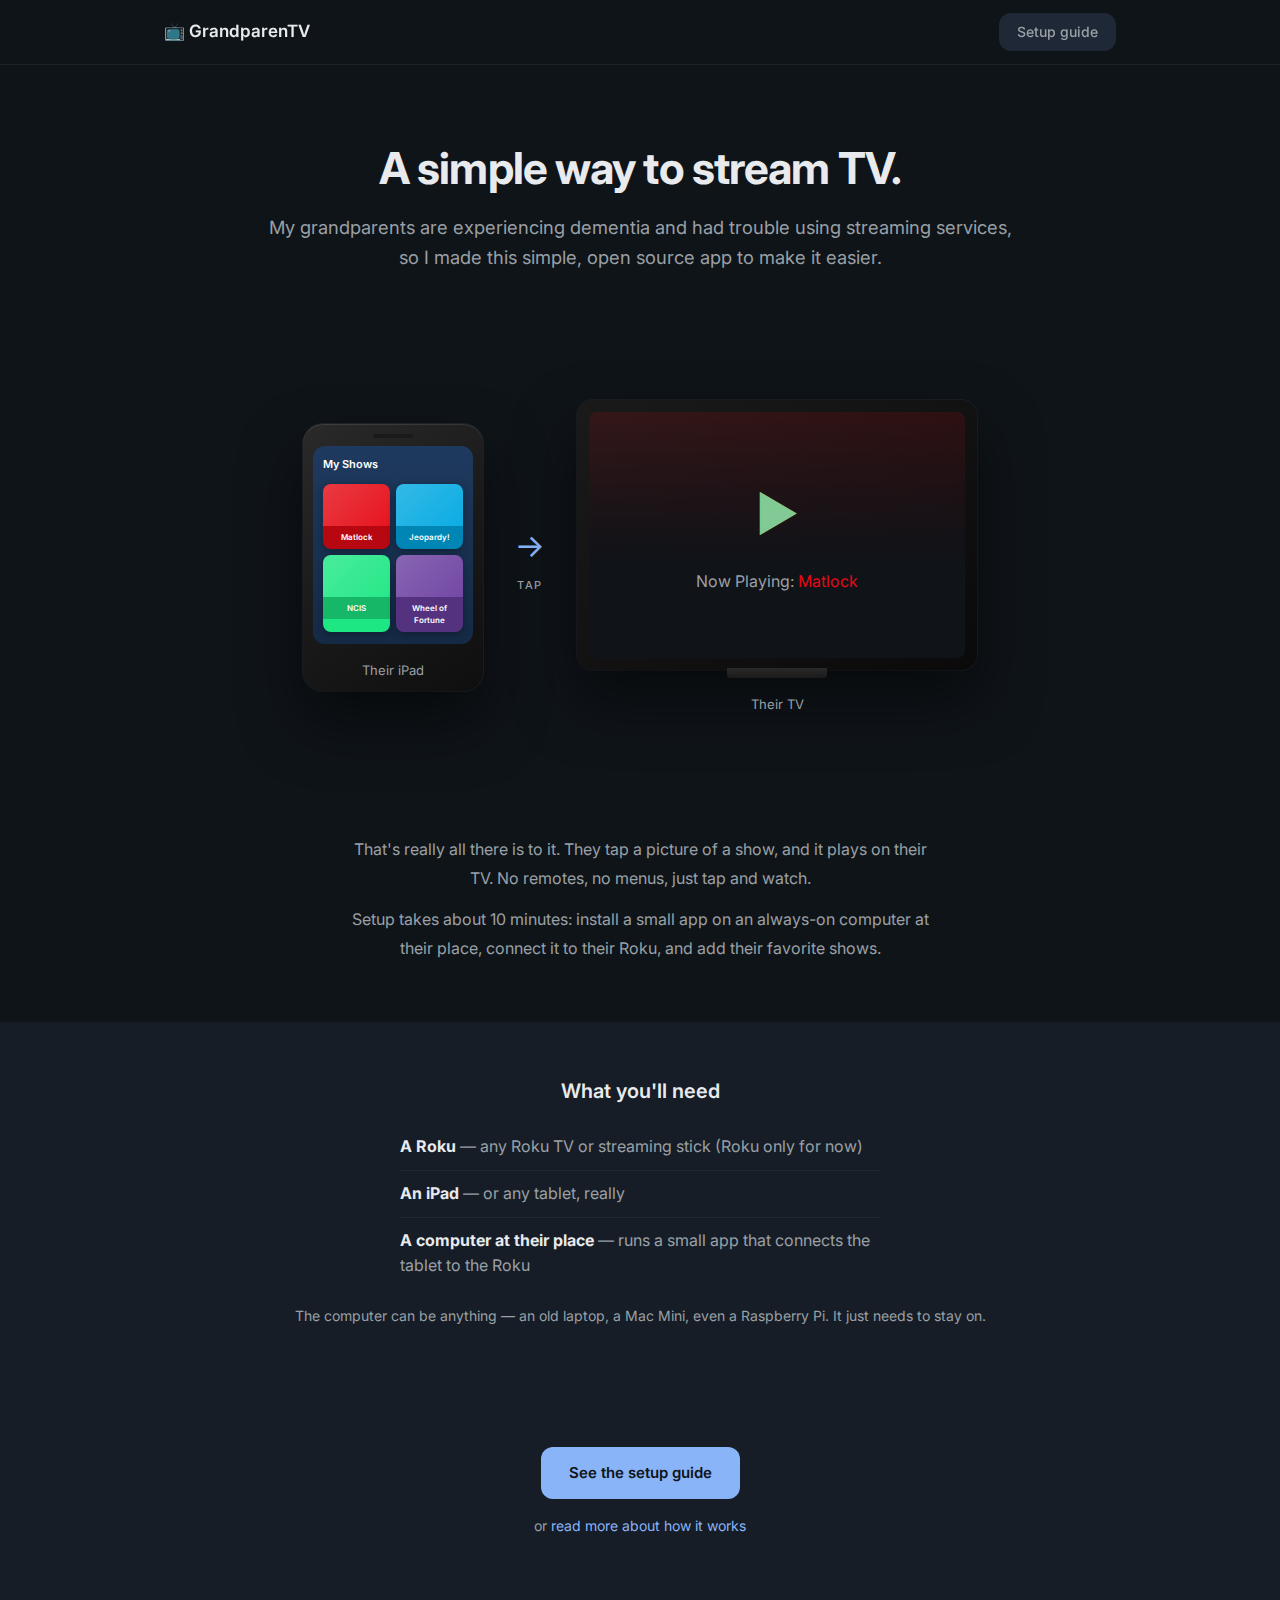
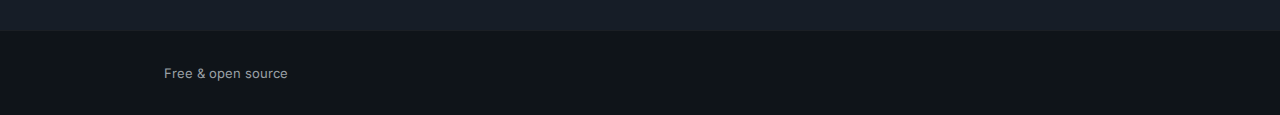
<file: index.html>
<!DOCTYPE html>
<html lang="en">
<head>
  <meta charset="UTF-8">
  <meta name="viewport" content="width=device-width, initial-scale=1.0">
  <title>GrandparenTV</title>
  <meta name="description" content="A simple way for grandparents to watch their favorite shows.">

  <link rel="icon" href="data:image/svg+xml,<svg xmlns='http://www.w3.org/2000/svg' viewBox='0 0 100 100'><text y='.9em' font-size='90'>📺</text></svg>">

  <link rel="preconnect" href="https://fonts.googleapis.com">
  <link rel="preconnect" href="https://fonts.gstatic.com" crossorigin>
  <link href="https://fonts.googleapis.com/css2?family=Inter:wght@400;500;600;700&display=swap" rel="stylesheet">

  <link rel="stylesheet" href="assets/style.css">
</head>
<body>
  <header class="header">
    <div class="container header-inner">
      <a href="/" class="logo">📺 GrandparenTV</a>
      <nav class="nav-links">
        <a href="setup.html" class="nav-cta">Setup guide</a>
      </nav>
    </div>
  </header>

  <main>
    <!-- Hero -->
    <section class="hero">
      <div class="container">
        <h1>A simple way to stream TV.</h1>
        <p class="hero-sub">My grandparents are experiencing dementia and had trouble using streaming services,<br>so I made this simple, open source app to make it easier.</p>
      </div>
    </section>

    <!-- Device Demo -->
    <section class="demo">
      <div class="container">
        <div class="devices">
          <!-- iPad -->
          <div class="ipad-frame">
            <div class="ipad-notch"></div>
            <div class="ipad-screen">
              <div class="app-header">My Shows</div>
              <div class="app-grid">
                <div class="app-tile" style="--bg: #e50914" data-service="netflix">
                  <div class="tile-img"></div>
                  <span>Matlock</span>
                </div>
                <div class="app-tile" style="--bg: #00a8e1" data-service="prime">
                  <div class="tile-img"></div>
                  <span>Jeopardy!</span>
                </div>
                <div class="app-tile" style="--bg: #1ce783" data-service="hulu">
                  <div class="tile-img"></div>
                  <span>NCIS</span>
                </div>
                <div class="app-tile" style="--bg: #6b3fa0" data-service="roku">
                  <div class="tile-img"></div>
                  <span>Wheel of Fortune</span>
                </div>
              </div>
            </div>
            <p class="device-label">Their iPad</p>
          </div>

          <!-- Arrow -->
          <div class="flow-arrow">
            <span class="arrow-icon">→</span>
            <span class="arrow-label">tap</span>
          </div>

          <!-- TV -->
          <div class="tv-frame">
            <div class="tv-screen">
              <div class="tv-content">
                <div class="tv-service"></div>
                <div class="tv-playing">
                  <span class="tv-play">▶</span>
                  <span class="tv-title">Now Playing: <span style="color:#e50914">Matlock</span></span>
                </div>
              </div>
            </div>
            <div class="tv-stand"></div>
            <p class="device-label">Their TV</p>
          </div>
        </div>
      </div>
    </section>

    <!-- Explanation -->
    <section class="explanation">
      <div class="container">
        <p>That's really all there is to it. They tap a picture of a show, and it plays on their TV. No remotes, no menus, just tap and watch.</p>
        <p>Setup takes about 10 minutes: install a small app on an always-on computer at their place, connect it to their Roku, and add their favorite shows.</p>
      </div>
    </section>

    <!-- What you need -->
    <section class="what-you-need">
      <div class="container">
        <h2>What you'll need</h2>
        <ul class="needs-list">
          <li><strong>A Roku</strong> — any Roku TV or streaming stick (Roku only for now)</li>
          <li><strong>An iPad</strong> — or any tablet, really</li>
          <li><strong>A computer at their place</strong> — runs a small app that connects the tablet to the Roku</li>
        </ul>
        <p class="needs-note">The computer can be anything — an old laptop, a Mac Mini, even a Raspberry Pi. It just needs to stay on.</p>
      </div>
    </section>

    <!-- CTA -->
    <section class="cta">
      <div class="container">
        <a href="setup.html" class="btn-primary">See the setup guide</a>
        <p class="cta-note">or <a href="how-it-works.html">read more about how it works</a></p>
      </div>
    </section>
  </main>

  <footer class="footer">
    <div class="container footer-inner">
      <span>Free & open source</span>
    </div>
  </footer>

  <script>
    const tiles = document.querySelectorAll('.app-tile');
    const tvContent = document.querySelector('.tv-content');
    const tvService = document.querySelector('.tv-service');
    const tvPlaying = document.querySelector('.tv-playing');
    const tvTitle = document.querySelector('.tv-title');

    const services = {
      netflix: { name: 'NETFLIX', color: '#e50914' },
      prime: { name: 'prime video', color: '#00a8e1' },
      hulu: { name: 'hulu', color: '#1ce783' },
      roku: { name: 'Roku Channel', color: '#6b3fa0' }
    };

    let isAnimating = false;

    tiles.forEach(tile => {
      tile.addEventListener('click', () => {
        if (isAnimating) return;
        isAnimating = true;

        const showName = tile.querySelector('span').textContent;
        const tileColor = getComputedStyle(tile).getPropertyValue('--bg').trim();
        const service = services[tile.dataset.service];

        // Phase 1: Show service logo
        tvService.innerHTML = '<span style="color:' + service.color + '">' + service.name + '</span>';
        tvService.classList.add('active');
        tvPlaying.classList.add('hidden');
        tvContent.style.background = 'linear-gradient(180deg, ' + service.color + '33 0%, #101318 70%)';

        // Phase 2: Show the playing content
        setTimeout(() => {
          tvService.classList.remove('active');
          tvPlaying.classList.remove('hidden');
          tvContent.style.background = 'linear-gradient(180deg, ' + tileColor + '22 0%, #101318 60%)';
          tvTitle.innerHTML = 'Now Playing: <span style="color:' + tileColor + '">' + showName + '</span>';
          isAnimating = false;
        }, 800);
      });
    });
  </script>
</body>
</html>
</file>
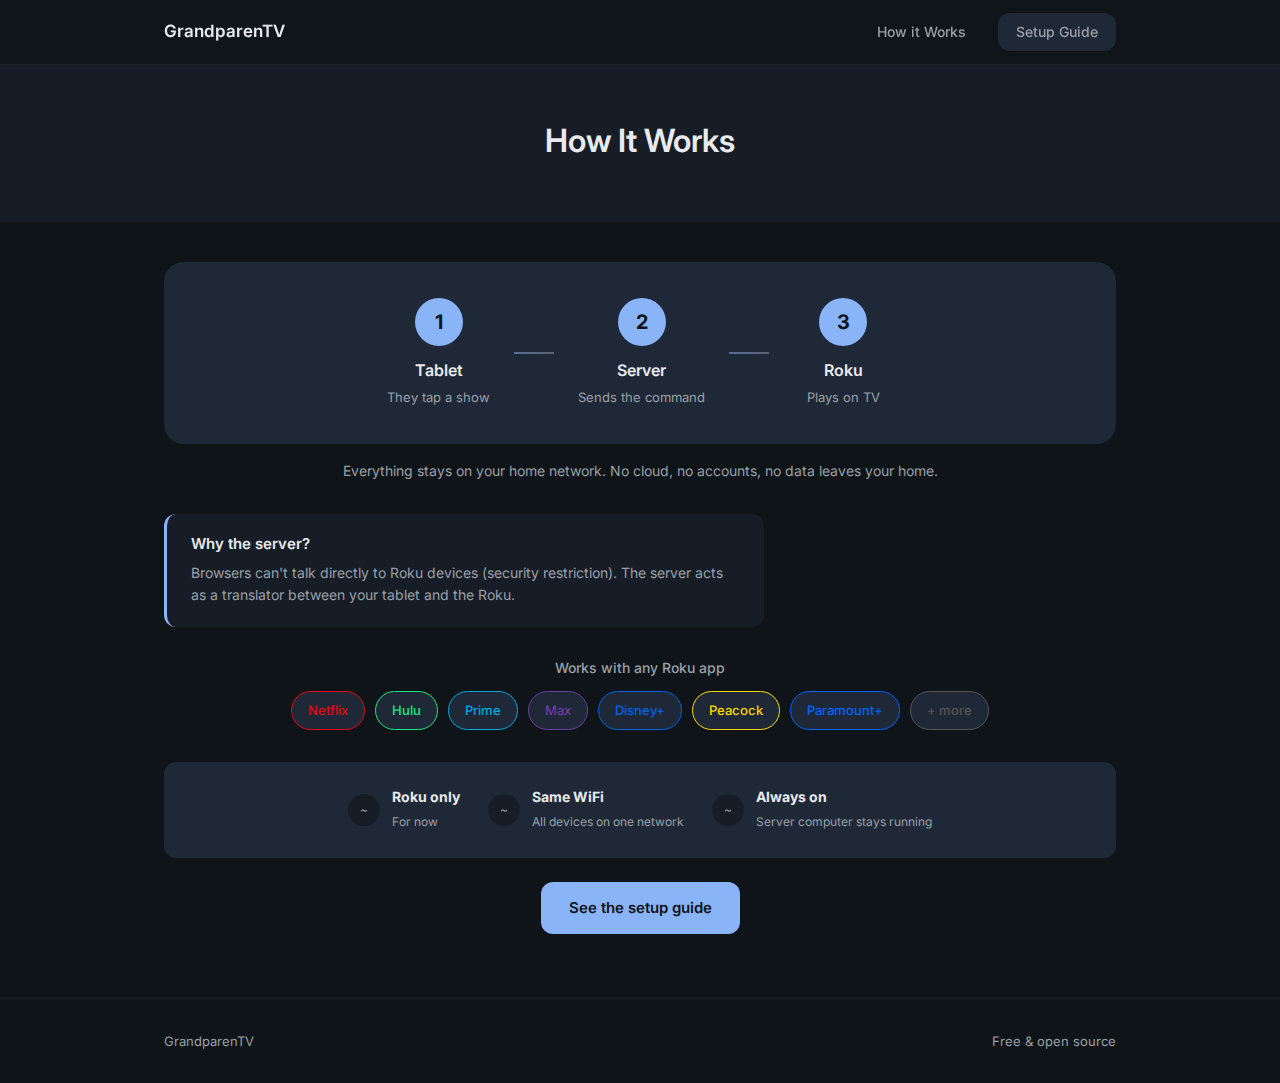
<file: how-it-works.html>
<!DOCTYPE html>
<html lang="en">
<head>
  <meta charset="UTF-8">
  <meta name="viewport" content="width=device-width, initial-scale=1.0">
  <title>How It Works - GrandparenTV</title>
  <meta name="description" content="How GrandparenTV connects your iPad to your Roku TV.">

  <link rel="icon" href="data:image/svg+xml,<svg xmlns='http://www.w3.org/2000/svg' viewBox='0 0 100 100'><text y='.9em' font-size='90'>📺</text></svg>">

  <link rel="preconnect" href="https://fonts.googleapis.com">
  <link rel="preconnect" href="https://fonts.gstatic.com" crossorigin>
  <link href="https://fonts.googleapis.com/css2?family=Inter:wght@400;500;600;700&display=swap" rel="stylesheet">

  <link rel="stylesheet" href="assets/style.css">
</head>
<body>
  <header class="header">
    <div class="container header-inner">
      <a href="index.html" class="logo">GrandparenTV</a>
      <nav class="nav-links">
        <a href="how-it-works.html">How it Works</a>
        <a href="setup.html" class="nav-cta">Setup Guide</a>
      </nav>
    </div>
  </header>

  <main>
    <section class="page-hero">
      <div class="container">
        <h1>How It Works</h1>
      </div>
    </section>

    <section class="page-content">
      <div class="container">

        <!-- The Flow -->
        <div class="flow-visual">
          <div class="flow-step">
            <div class="flow-icon">1</div>
            <div class="flow-device">Tablet</div>
            <div class="flow-desc">They tap a show</div>
          </div>
          <div class="flow-connector"></div>
          <div class="flow-step">
            <div class="flow-icon">2</div>
            <div class="flow-device">Server</div>
            <div class="flow-desc">Sends the command</div>
          </div>
          <div class="flow-connector"></div>
          <div class="flow-step">
            <div class="flow-icon">3</div>
            <div class="flow-device">Roku</div>
            <div class="flow-desc">Plays on TV</div>
          </div>
        </div>

        <p class="flow-note">Everything stays on your home network. No cloud, no accounts, no data leaves your home.</p>

        <!-- Why a server -->
        <div class="info-card-simple">
          <h3>Why the server?</h3>
          <p>Browsers can't talk directly to Roku devices (security restriction). The server acts as a translator between your tablet and the Roku.</p>
        </div>

        <!-- Services -->
        <div class="services-section">
          <h3>Works with any Roku app</h3>
          <div class="services-grid">
            <span class="service-pill" style="--c: #e50914">Netflix</span>
            <span class="service-pill" style="--c: #1ce783">Hulu</span>
            <span class="service-pill" style="--c: #00a8e1">Prime</span>
            <span class="service-pill" style="--c: #6b3fa0">Max</span>
            <span class="service-pill" style="--c: #0063e5">Disney+</span>
            <span class="service-pill" style="--c: #ffd700">Peacock</span>
            <span class="service-pill" style="--c: #0064ff">Paramount+</span>
            <span class="service-pill" style="--c: #555">+ more</span>
          </div>
        </div>

        <!-- Key points -->
        <div class="key-points">
          <div class="key-point">
            <span class="key-icon">~</span>
            <div>
              <strong>Roku only</strong>
              <span>For now</span>
            </div>
          </div>
          <div class="key-point">
            <span class="key-icon">~</span>
            <div>
              <strong>Same WiFi</strong>
              <span>All devices on one network</span>
            </div>
          </div>
          <div class="key-point">
            <span class="key-icon">~</span>
            <div>
              <strong>Always on</strong>
              <span>Server computer stays running</span>
            </div>
          </div>
        </div>

        <!-- CTA -->
        <div style="text-align: center; padding-top: 24px;">
          <a href="setup.html" class="btn-primary">See the setup guide</a>
        </div>

      </div>
    </section>
  </main>

  <footer class="footer">
    <div class="container footer-inner">
      <span>GrandparenTV</span>
      <span>Free & open source</span>
    </div>
  </footer>
</body>
</html>
</file>
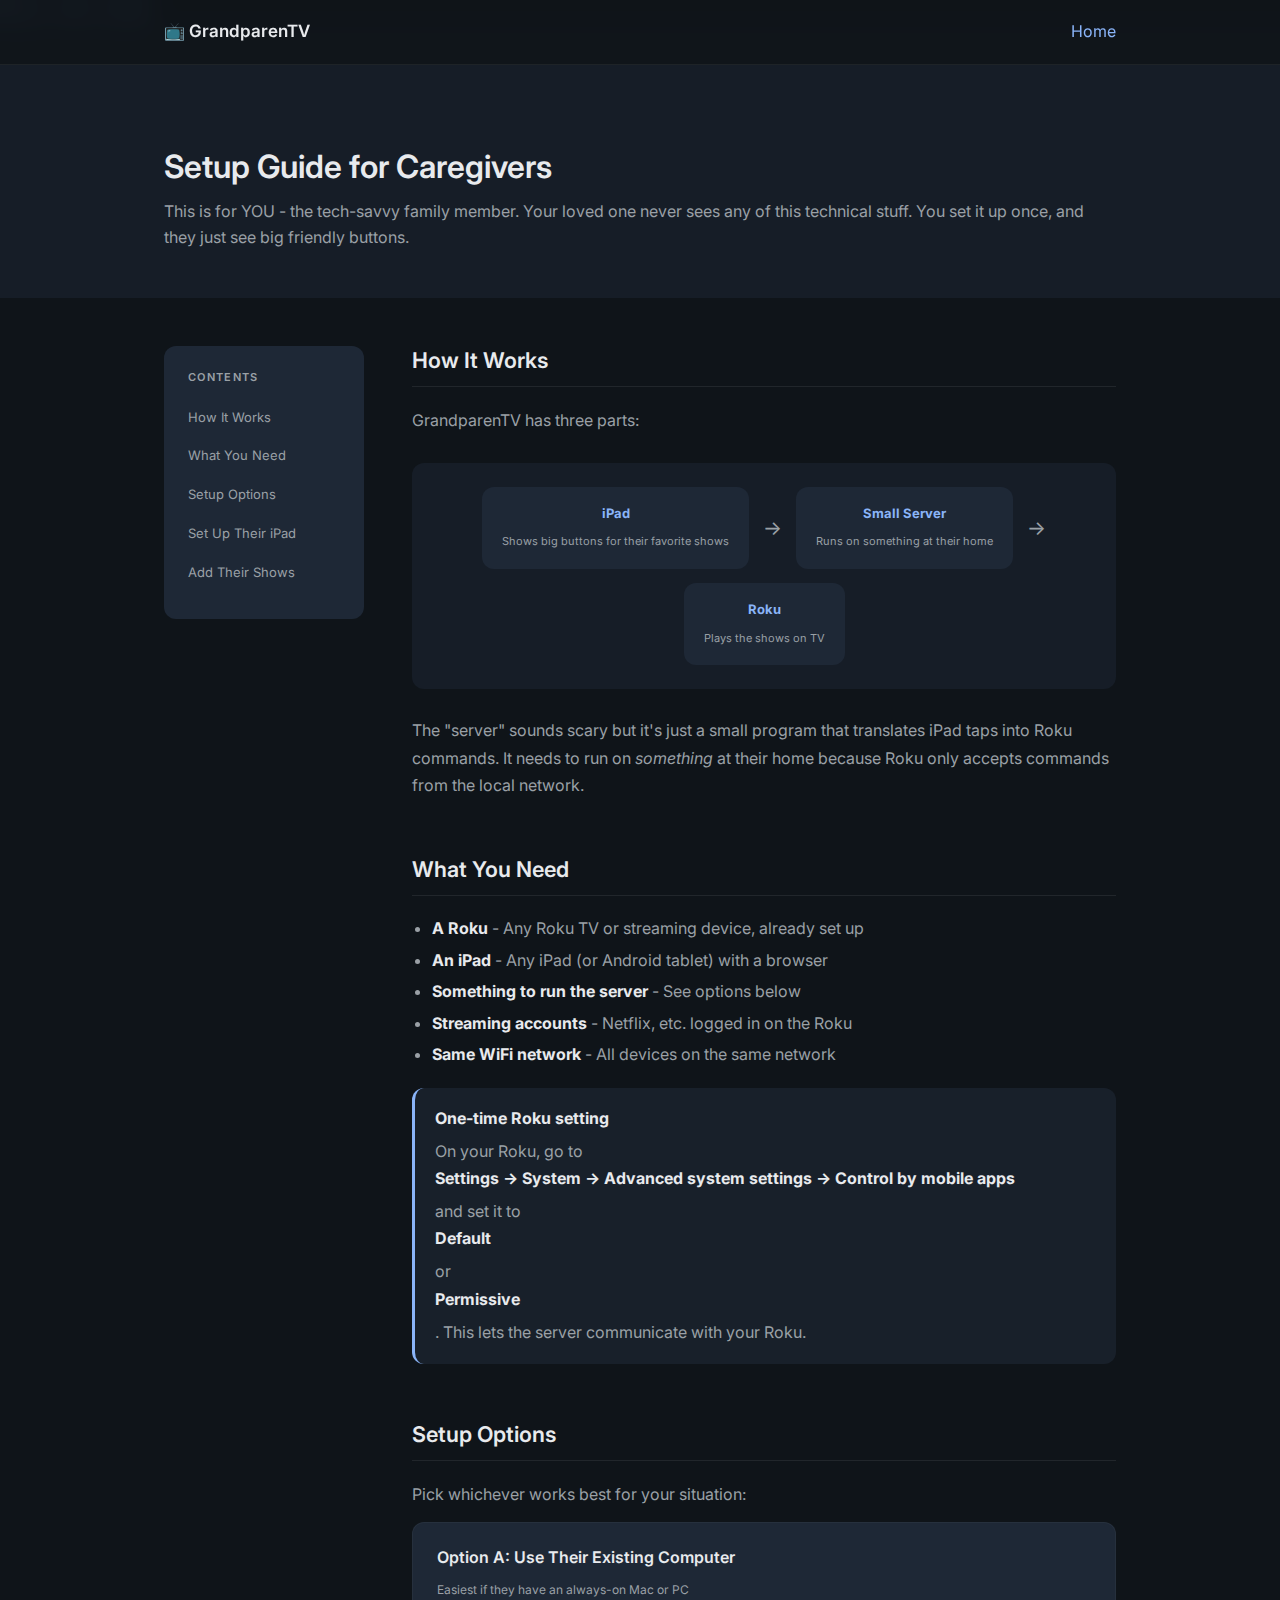
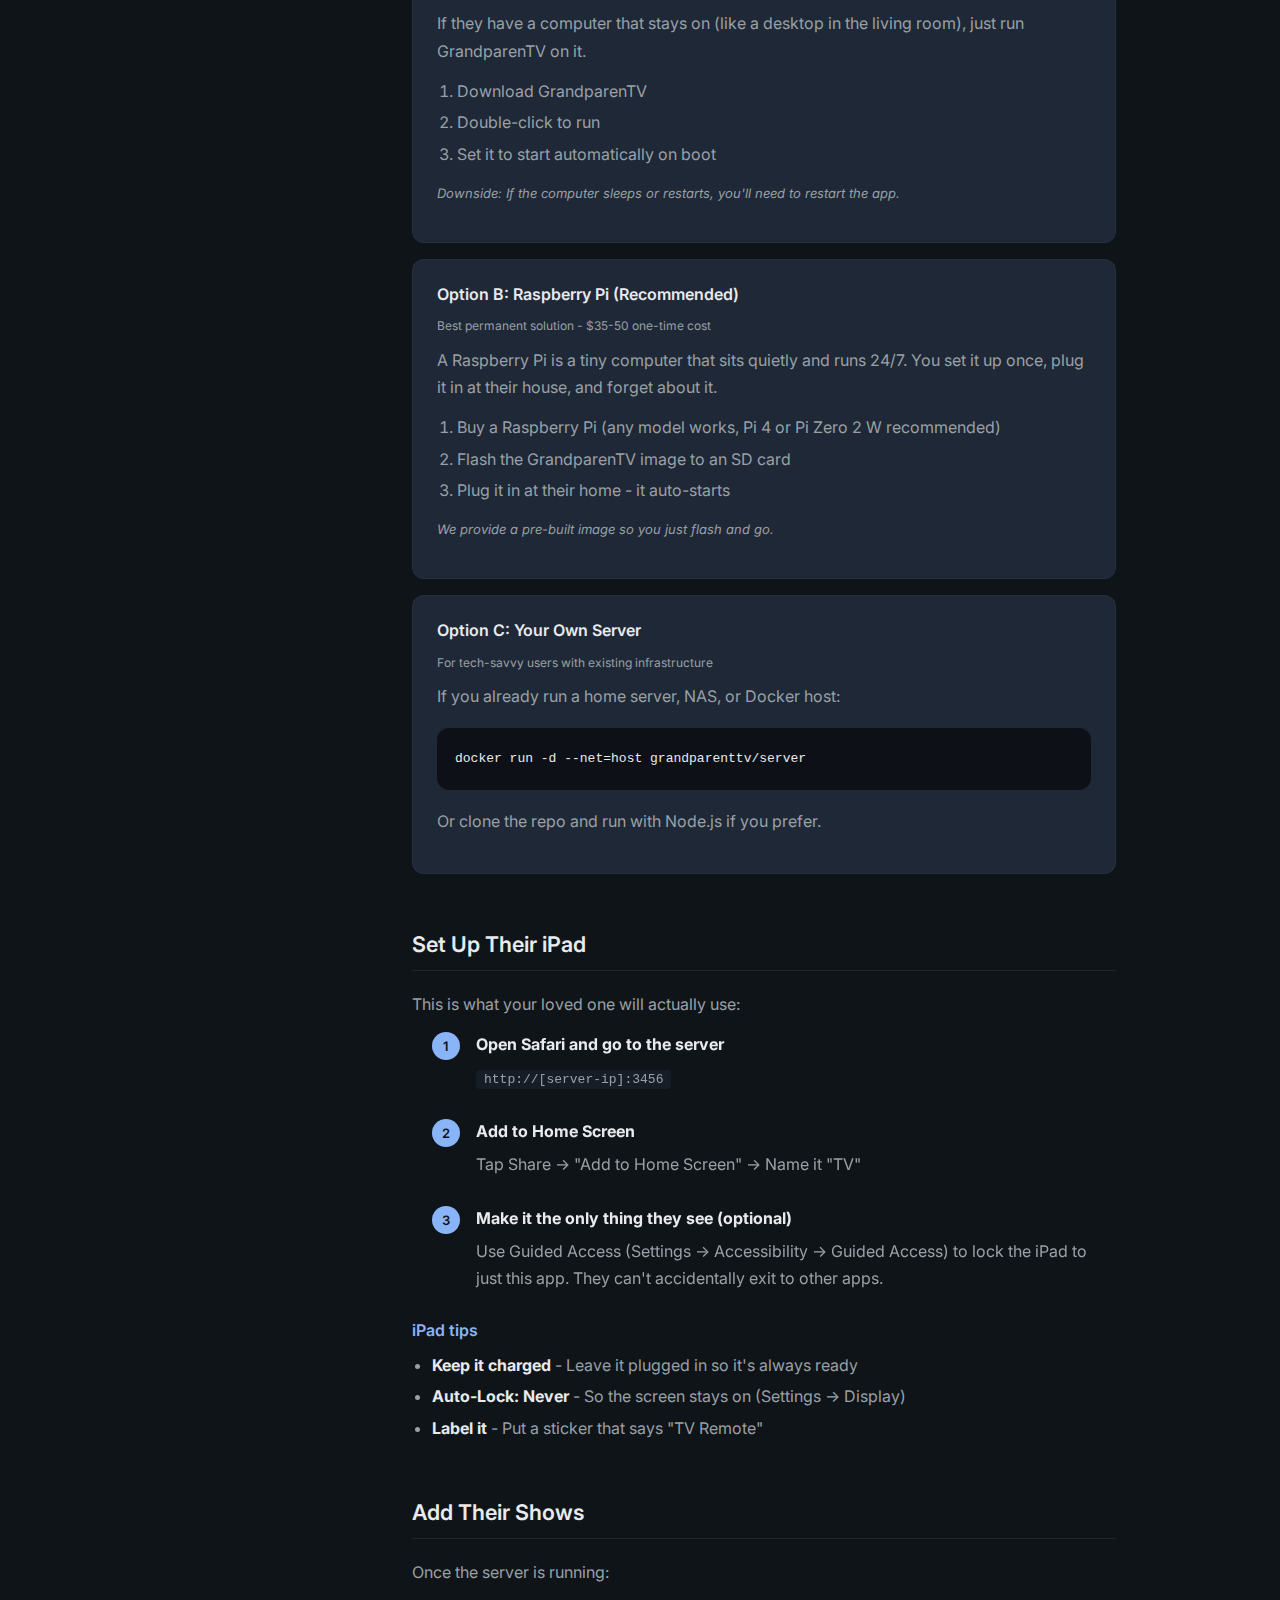
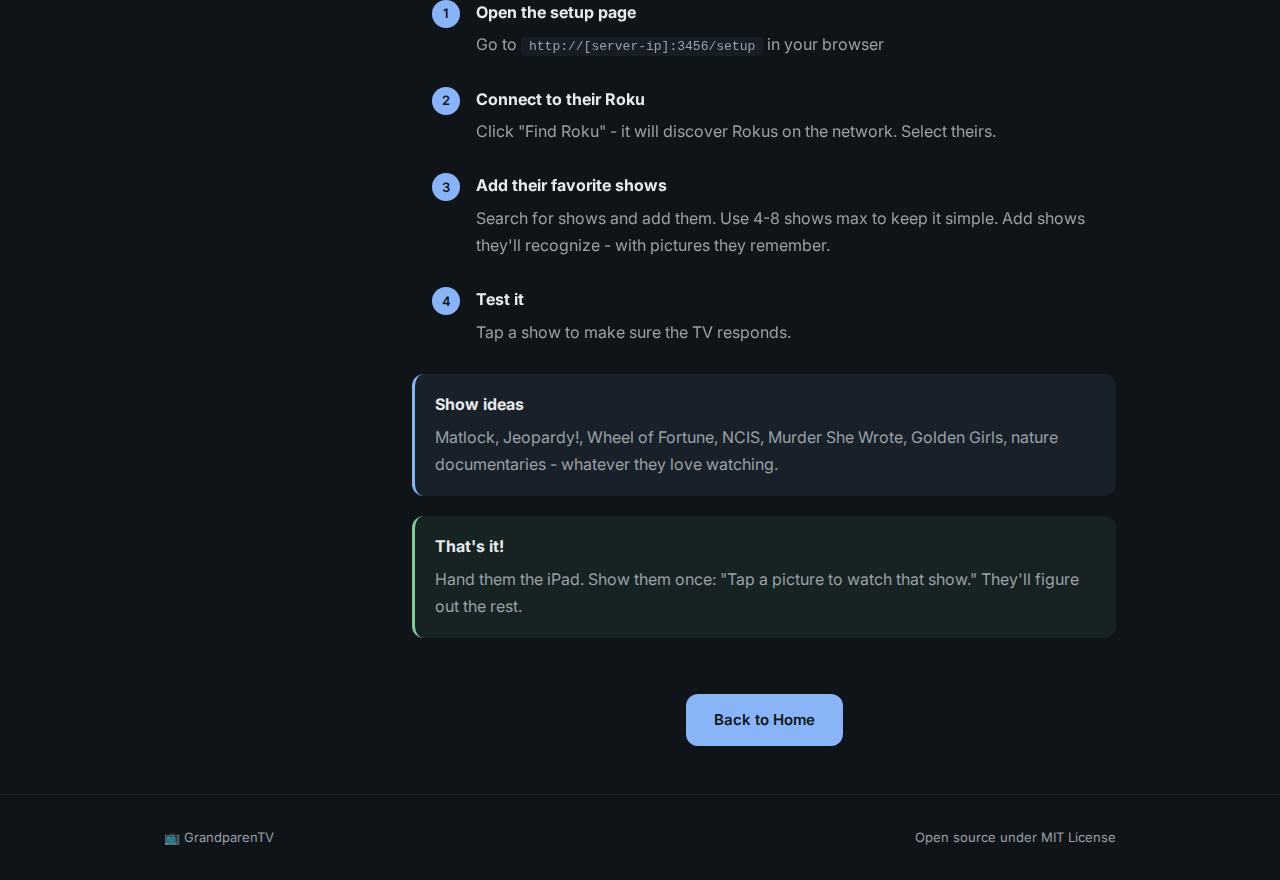
<file: setup.html>
<!DOCTYPE html>
<html lang="en">
<head>
  <meta charset="UTF-8">
  <meta name="viewport" content="width=device-width, initial-scale=1.0">
  <title>Setup Guide - GrandparenTV</title>
  <meta name="description" content="Setup guide for caregivers. Your loved one never sees any of this.">

  <link rel="icon" href="data:image/svg+xml,<svg xmlns='http://www.w3.org/2000/svg' viewBox='0 0 100 100'><text y='.9em' font-size='90'>📺</text></svg>">

  <link rel="preconnect" href="https://fonts.googleapis.com">
  <link rel="preconnect" href="https://fonts.gstatic.com" crossorigin>
  <link href="https://fonts.googleapis.com/css2?family=Inter:wght@400;500;600;700&display=swap" rel="stylesheet">

  <link rel="stylesheet" href="assets/style.css">
</head>
<body>
  <a href="#main" class="skip-link">Skip to main content</a>

  <header class="header">
    <div class="container header-inner">
      <a href="index.html" class="logo">📺 GrandparenTV</a>
      <a href="index.html" class="header-cta">Home</a>
    </div>
  </header>

  <main id="main">
    <section class="guide-hero">
      <div class="container">
        <h1>Setup Guide for Caregivers</h1>
        <p>This is for YOU - the tech-savvy family member. Your loved one never sees any of this technical stuff. You set it up once, and they just see big friendly buttons.</p>
      </div>
    </section>

    <section class="guide-content">
      <div class="container">
        <div class="guide-layout">
          <aside class="guide-nav">
            <h3>Contents</h3>
            <ol>
              <li><a href="#how-it-works">How It Works</a></li>
              <li><a href="#what-you-need">What You Need</a></li>
              <li><a href="#setup-options">Setup Options</a></li>
              <li><a href="#ipad">Set Up Their iPad</a></li>
              <li><a href="#configure">Add Their Shows</a></li>
            </ol>
          </aside>

          <div class="guide-main">
            <!-- How It Works -->
            <section class="guide-section" id="how-it-works">
              <h2>How It Works</h2>

              <p>GrandparenTV has three parts:</p>

              <div class="architecture">
                <div class="arch-item">
                  <strong>iPad</strong>
                  <span>Shows big buttons for their favorite shows</span>
                </div>
                <div class="arch-arrow">→</div>
                <div class="arch-item">
                  <strong>Small Server</strong>
                  <span>Runs on something at their home</span>
                </div>
                <div class="arch-arrow">→</div>
                <div class="arch-item">
                  <strong>Roku</strong>
                  <span>Plays the shows on TV</span>
                </div>
              </div>

              <p>The "server" sounds scary but it's just a small program that translates iPad taps into Roku commands. It needs to run on <em>something</em> at their home because Roku only accepts commands from the local network.</p>
            </section>

            <!-- What You Need -->
            <section class="guide-section" id="what-you-need">
              <h2>What You Need</h2>

              <ul>
                <li><strong>A Roku</strong> - Any Roku TV or streaming device, already set up</li>
                <li><strong>An iPad</strong> - Any iPad (or Android tablet) with a browser</li>
                <li><strong>Something to run the server</strong> - See options below</li>
                <li><strong>Streaming accounts</strong> - Netflix, etc. logged in on the Roku</li>
                <li><strong>Same WiFi network</strong> - All devices on the same network</li>
              </ul>

              <div class="guide-callout guide-callout-info">
                <strong>One-time Roku setting</strong>
                <p>On your Roku, go to <strong>Settings → System → Advanced system settings → Control by mobile apps</strong> and set it to <strong>Default</strong> or <strong>Permissive</strong>. This lets the server communicate with your Roku.</p>
              </div>
            </section>

            <!-- Setup Options -->
            <section class="guide-section" id="setup-options">
              <h2>Setup Options</h2>

              <p>Pick whichever works best for your situation:</p>

              <div class="setup-option">
                <h3>Option A: Use Their Existing Computer</h3>
                <p class="option-difficulty">Easiest if they have an always-on Mac or PC</p>
                <p>If they have a computer that stays on (like a desktop in the living room), just run GrandparenTV on it.</p>
                <ol>
                  <li>Download GrandparenTV</li>
                  <li>Double-click to run</li>
                  <li>Set it to start automatically on boot</li>
                </ol>
                <p class="option-note">Downside: If the computer sleeps or restarts, you'll need to restart the app.</p>
              </div>

              <div class="setup-option">
                <h3>Option B: Raspberry Pi (Recommended)</h3>
                <p class="option-difficulty">Best permanent solution - $35-50 one-time cost</p>
                <p>A Raspberry Pi is a tiny computer that sits quietly and runs 24/7. You set it up once, plug it in at their house, and forget about it.</p>
                <ol>
                  <li>Buy a Raspberry Pi (any model works, Pi 4 or Pi Zero 2 W recommended)</li>
                  <li>Flash the GrandparenTV image to an SD card</li>
                  <li>Plug it in at their home - it auto-starts</li>
                </ol>
                <p class="option-note">We provide a pre-built image so you just flash and go.</p>
              </div>

              <div class="setup-option">
                <h3>Option C: Your Own Server</h3>
                <p class="option-difficulty">For tech-savvy users with existing infrastructure</p>
                <p>If you already run a home server, NAS, or Docker host:</p>
                <pre><code>docker run -d --net=host grandparenttv/server</code></pre>
                <p>Or clone the repo and run with Node.js if you prefer.</p>
              </div>
            </section>

            <!-- iPad Setup -->
            <section class="guide-section" id="ipad">
              <h2>Set Up Their iPad</h2>

              <p>This is what your loved one will actually use:</p>

              <ol class="guide-step-list">
                <li>
                  <strong>Open Safari and go to the server</strong>
                  <p><code>http://[server-ip]:3456</code></p>
                </li>
                <li>
                  <strong>Add to Home Screen</strong>
                  <p>Tap Share → "Add to Home Screen" → Name it "TV"</p>
                </li>
                <li>
                  <strong>Make it the only thing they see (optional)</strong>
                  <p>Use Guided Access (Settings → Accessibility → Guided Access) to lock the iPad to just this app. They can't accidentally exit to other apps.</p>
                </li>
              </ol>

              <h3>iPad tips</h3>
              <ul>
                <li><strong>Keep it charged</strong> - Leave it plugged in so it's always ready</li>
                <li><strong>Auto-Lock: Never</strong> - So the screen stays on (Settings → Display)</li>
                <li><strong>Label it</strong> - Put a sticker that says "TV Remote"</li>
              </ul>
            </section>

            <!-- Configure Shows -->
            <section class="guide-section" id="configure">
              <h2>Add Their Shows</h2>

              <p>Once the server is running:</p>

              <ol class="guide-step-list">
                <li>
                  <strong>Open the setup page</strong>
                  <p>Go to <code>http://[server-ip]:3456/setup</code> in your browser</p>
                </li>
                <li>
                  <strong>Connect to their Roku</strong>
                  <p>Click "Find Roku" - it will discover Rokus on the network. Select theirs.</p>
                </li>
                <li>
                  <strong>Add their favorite shows</strong>
                  <p>Search for shows and add them. Use 4-8 shows max to keep it simple. Add shows they'll recognize - with pictures they remember.</p>
                </li>
                <li>
                  <strong>Test it</strong>
                  <p>Tap a show to make sure the TV responds.</p>
                </li>
              </ol>

              <div class="guide-callout guide-callout-info">
                <strong>Show ideas</strong>
                <p>Matlock, Jeopardy!, Wheel of Fortune, NCIS, Murder She Wrote, Golden Girls, nature documentaries - whatever they love watching.</p>
              </div>

              <div class="guide-callout guide-callout-success">
                <strong>That's it!</strong>
                <p>Hand them the iPad. Show them once: "Tap a picture to watch that show." They'll figure out the rest.</p>
              </div>
            </section>

            <div style="text-align: center; margin-top: 48px;">
              <a href="index.html" class="btn-primary">Back to Home</a>
            </div>
          </div>
        </div>
      </div>
    </section>
  </main>

  <footer class="footer">
    <div class="container">
      <div class="footer-inner">
        <span>📺 GrandparenTV</span>
        <span>Open source under MIT License</span>
      </div>
    </div>
  </footer>

  <script>
    // Highlight current section
    const sections = document.querySelectorAll('.guide-section');
    const navLinks = document.querySelectorAll('.guide-nav a');

    const observer = new IntersectionObserver((entries) => {
      entries.forEach(entry => {
        if (entry.isIntersecting) {
          const id = entry.target.id;
          navLinks.forEach(link => {
            link.classList.toggle('active', link.getAttribute('href') === '#' + id);
          });
        }
      });
    }, { rootMargin: '-100px 0px -70% 0px' });

    sections.forEach(section => observer.observe(section));

    // Smooth scroll
    document.querySelectorAll('a[href^="#"]').forEach(anchor => {
      anchor.addEventListener('click', e => {
        e.preventDefault();
        document.querySelector(anchor.getAttribute('href'))?.scrollIntoView({ behavior: 'smooth' });
      });
    });
  </script>
</body>
</html>
</file>
<file: assets/style.css>
/* GrandparentTV - Clean, Dark, Polished */

:root {
  --bg: #0f1419;
  --bg-light: #161d27;
  --bg-card: #1e2836;
  --text: #e8eaed;
  --text-muted: #9aa0a6;
  --accent: #8ab4f8;
  --accent-hover: #aecbfa;
  --success: #81c995;
  --radius: 12px;
  --radius-lg: 20px;
  --font: 'Inter', -apple-system, BlinkMacSystemFont, sans-serif;
}

*, *::before, *::after {
  box-sizing: border-box;
  margin: 0;
  padding: 0;
}

html {
  scroll-behavior: smooth;
}

body {
  font-family: var(--font);
  font-size: 16px;
  line-height: 1.6;
  color: var(--text);
  background: var(--bg);
  -webkit-font-smoothing: antialiased;
}

.container {
  max-width: 1000px;
  margin: 0 auto;
  padding: 0 24px;
}

h1, h2, h3 {
  line-height: 1.3;
  font-weight: 600;
}

a {
  color: var(--accent);
  text-decoration: none;
  transition: color 0.2s;
}

a:hover {
  color: var(--accent-hover);
}

/* Header */
.header {
  position: fixed;
  top: 0;
  left: 0;
  right: 0;
  background: rgba(15, 20, 25, 0.85);
  backdrop-filter: blur(12px);
  border-bottom: 1px solid rgba(255,255,255,0.06);
  z-index: 100;
}

.header-inner {
  display: flex;
  align-items: center;
  justify-content: space-between;
  height: 64px;
}

.logo {
  font-weight: 600;
  font-size: 17px;
  color: var(--text);
}

.logo:hover {
  color: var(--text);
}

.nav-links {
  display: flex;
  align-items: center;
  gap: 32px;
}

.nav-links a {
  font-size: 14px;
  color: var(--text-muted);
  font-weight: 500;
}

.nav-links a:hover {
  color: var(--text);
}

.nav-cta {
  background: var(--bg-card);
  padding: 8px 18px;
  border-radius: var(--radius);
}

.nav-cta:hover {
  background: var(--bg-light);
}

/* Hero */
.hero {
  padding: 140px 0 48px;
  text-align: center;
}

.hero h1 {
  font-size: clamp(2rem, 5vw, 2.75rem);
  font-weight: 700;
  margin-bottom: 16px;
  letter-spacing: -0.02em;
}

.hero-sub {
  font-size: 1.15rem;
  color: var(--text-muted);
  margin-bottom: 32px;
}

.btn-primary {
  display: inline-block;
  background: var(--accent);
  color: var(--bg);
  padding: 14px 28px;
  border-radius: var(--radius);
  font-weight: 600;
  font-size: 15px;
  transition: transform 0.2s, box-shadow 0.2s;
}

.btn-primary:hover {
  transform: translateY(-2px);
  box-shadow: 0 8px 24px rgba(138, 180, 248, 0.25);
  color: var(--bg);
}

/* Demo Section - Devices */
.demo {
  padding: 48px 0 72px;
}

.devices {
  display: flex;
  align-items: center;
  justify-content: center;
  gap: 32px;
  flex-wrap: wrap;
}

.device-label {
  text-align: center;
  font-size: 13px;
  color: var(--text-muted);
  margin-top: 16px;
}

/* iPad */
.ipad-frame {
  background: linear-gradient(145deg, #2a2a2a 0%, #1a1a1a 50%, #0f0f0f 100%);
  border-radius: 20px;
  padding: 10px;
  box-shadow:
    0 30px 60px rgba(0,0,0,0.5),
    0 0 0 1px rgba(255,255,255,0.08),
    inset 0 1px 0 rgba(255,255,255,0.1);
  width: 180px;
}

.ipad-notch {
  width: 40px;
  height: 4px;
  background: #1a1a1a;
  border-radius: 3px;
  margin: 0 auto 8px;
}

.ipad-screen {
  background: linear-gradient(180deg, #1e3a5f 0%, #152a45 100%);
  border-radius: 12px;
  overflow: hidden;
}

.app-header {
  padding: 10px 10px;
  font-size: 11px;
  font-weight: 600;
  color: white;
}

.app-grid {
  display: grid;
  grid-template-columns: repeat(2, 1fr);
  gap: 6px;
  padding: 0 10px 12px;
}

.app-tile {
  background: var(--bg, #666);
  border-radius: 8px;
  overflow: hidden;
  box-shadow: 0 2px 8px rgba(0,0,0,0.3);
  cursor: pointer;
  transition: transform 0.15s ease, box-shadow 0.15s ease;
}

.app-tile:hover {
  transform: scale(1.08);
  box-shadow: 0 4px 16px rgba(0,0,0,0.4);
}

.app-tile:active {
  transform: scale(0.95);
}

.tile-img {
  aspect-ratio: 16/10;
  background: linear-gradient(135deg, rgba(255,255,255,0.2) 0%, rgba(255,255,255,0.05) 100%);
}

.app-tile span {
  display: block;
  padding: 5px 4px;
  font-size: 8px;
  font-weight: 600;
  color: white;
  text-align: center;
  background: rgba(0,0,0,0.2);
}

/* Arrow */
.flow-arrow {
  display: flex;
  flex-direction: column;
  align-items: center;
  gap: 6px;
}

.arrow-icon {
  font-size: 32px;
  color: var(--accent);
}

.arrow-label {
  font-size: 11px;
  text-transform: uppercase;
  letter-spacing: 0.15em;
  color: var(--text-muted);
  font-weight: 500;
}

/* TV */
.tv-frame {
  display: flex;
  flex-direction: column;
  align-items: center;
}

.tv-screen {
  background: linear-gradient(145deg, #1a1a1a 0%, #0a0a0a 100%);
  border-radius: 16px;
  padding: 12px;
  box-shadow:
    0 30px 60px rgba(0,0,0,0.5),
    0 0 0 1px rgba(255,255,255,0.05);
  width: 400px;
  transition: opacity 0.1s ease;
}

.tv-content {
  background: linear-gradient(180deg, #e5091422 0%, #101318 60%);
  border-radius: 8px;
  padding: 64px 32px;
  position: relative;
  min-height: 180px;
  transition: background 0.4s ease;
}

.tv-service {
  position: absolute;
  inset: 0;
  display: flex;
  align-items: center;
  justify-content: center;
  font-size: 28px;
  font-weight: 700;
  letter-spacing: 2px;
  opacity: 0;
  transition: opacity 0.3s ease;
}

.tv-service.active {
  opacity: 1;
}

.tv-playing {
  display: flex;
  flex-direction: column;
  align-items: center;
  justify-content: center;
  gap: 16px;
  transition: opacity 0.3s ease;
}

.tv-playing.hidden {
  opacity: 0;
}

.tv-play {
  font-size: 48px;
  color: var(--success);
}

.tv-title {
  font-size: 16px;
  color: var(--text-muted);
}

.tv-stand {
  width: 100px;
  height: 10px;
  background: linear-gradient(180deg, #2a2a2a 0%, #1a1a1a 100%);
  border-radius: 0 0 4px 4px;
  margin-top: -2px;
}

@media (max-width: 700px) {
  .devices {
    flex-direction: column;
    gap: 24px;
  }
  .flow-arrow {
    transform: rotate(90deg);
  }
  .ipad-frame {
    width: 160px;
  }
  .tv-screen {
    width: 300px;
  }
  .tv-content {
    padding: 48px 24px;
    min-height: 140px;
  }
  .tv-service {
    font-size: 22px;
  }
  .tv-play {
    font-size: 36px;
  }
  .tv-title {
    font-size: 14px;
  }
}

/* Quick Info Section */
.quick-info {
  padding: 64px 0;
  background: var(--bg-light);
}

.info-grid {
  display: grid;
  grid-template-columns: repeat(auto-fit, minmax(280px, 1fr));
  gap: 24px;
  margin-bottom: 32px;
}

.info-card {
  background: var(--bg-card);
  padding: 28px;
  border-radius: var(--radius);
  border: 1px solid rgba(255,255,255,0.04);
}

.info-card h3 {
  font-size: 1rem;
  margin-bottom: 12px;
  color: var(--accent);
}

.info-card p {
  color: var(--text-muted);
  font-size: 14px;
  line-height: 1.7;
}

.info-card ul {
  list-style: none;
  color: var(--text-muted);
  font-size: 14px;
}

.info-card li {
  padding: 6px 0;
  padding-left: 20px;
  position: relative;
}

.info-card li::before {
  content: '✓';
  position: absolute;
  left: 0;
  color: var(--success);
  font-size: 12px;
}

.info-cta {
  text-align: center;
}

.info-cta a {
  font-size: 14px;
  font-weight: 500;
}

/* Why Section */
.why {
  padding: 80px 0;
  text-align: center;
}

.why h2 {
  font-size: 1.5rem;
  margin-bottom: 24px;
}

.why p {
  max-width: 600px;
  margin: 0 auto 16px;
  color: var(--text-muted);
  line-height: 1.8;
}

.why strong {
  color: var(--text);
}

/* Explanation Section */
.explanation {
  padding: 48px 0;
  text-align: center;
}

.explanation p {
  max-width: 580px;
  margin: 0 auto 12px;
  color: var(--text-muted);
  line-height: 1.8;
}

/* What You Need Section */
.what-you-need {
  padding: 56px 0;
  background: var(--bg-light);
}

.what-you-need h2 {
  font-size: 1.25rem;
  margin-bottom: 20px;
  text-align: center;
}

.needs-list {
  list-style: none;
  max-width: 480px;
  margin: 0 auto 16px;
}

.needs-list li {
  padding: 10px 0;
  color: var(--text-muted);
  border-bottom: 1px solid rgba(255,255,255,0.05);
}

.needs-list li:last-child {
  border-bottom: none;
}

.needs-list strong {
  color: var(--text);
}

.needs-note {
  text-align: center;
  font-size: 14px;
  color: var(--text-muted);
  margin-top: 16px;
}

/* Personal Section */
.personal {
  padding: 64px 0;
  text-align: center;
}

.personal p {
  max-width: 560px;
  margin: 0 auto 16px;
  color: var(--text-muted);
  line-height: 1.8;
}

.personal-note {
  margin-top: 24px !important;
  font-style: italic;
  color: var(--text) !important;
}

/* CTA Section */
.cta {
  padding: 64px 0;
  text-align: center;
  background: var(--bg-light);
}

.cta h2 {
  font-size: 1.5rem;
  margin-bottom: 12px;
}

.cta p {
  color: var(--text-muted);
  margin-bottom: 28px;
}

.cta-note {
  margin-top: 16px;
  font-size: 14px;
  color: var(--text-muted);
}

/* Footer */
.footer {
  padding: 32px 0;
  border-top: 1px solid rgba(255,255,255,0.05);
}

.footer-inner {
  display: flex;
  justify-content: space-between;
  align-items: center;
  flex-wrap: wrap;
  gap: 16px;
  font-size: 13px;
  color: var(--text-muted);
}

/* ========================================
   How It Works Page
   ======================================== */

.page-hero {
  padding: 120px 0 48px;
  text-align: center;
  background: var(--bg-light);
}

.page-hero h1 {
  font-size: 2rem;
  margin-bottom: 12px;
}

.page-hero p {
  color: var(--text-muted);
  font-size: 1.1rem;
}

.page-content {
  padding: 40px 0 64px;
}

.content-section {
  margin-bottom: 64px;
}

.content-section h2 {
  font-size: 1.35rem;
  margin-bottom: 20px;
  color: var(--accent);
}

.content-section p {
  color: var(--text-muted);
  margin-bottom: 16px;
  line-height: 1.8;
  max-width: 700px;
}

.content-section ul, .content-section ol {
  color: var(--text-muted);
  margin-bottom: 16px;
  padding-left: 24px;
  line-height: 1.8;
}

.content-section li {
  margin-bottom: 8px;
}

.content-section strong {
  color: var(--text);
}

/* Architecture Diagram */
.arch-diagram {
  display: flex;
  align-items: center;
  justify-content: center;
  gap: 16px;
  flex-wrap: wrap;
  margin: 32px 0;
  padding: 32px;
  background: var(--bg-card);
  border-radius: var(--radius);
}

.arch-box {
  text-align: center;
  padding: 20px 24px;
  background: var(--bg-light);
  border-radius: var(--radius);
  min-width: 140px;
  border: 1px solid rgba(255,255,255,0.06);
}

.arch-box strong {
  display: block;
  color: var(--accent);
  margin-bottom: 4px;
  font-size: 14px;
}

.arch-box span {
  font-size: 12px;
  color: var(--text-muted);
}

.arch-arrow {
  color: var(--text-muted);
  font-size: 20px;
}

@media (max-width: 600px) {
  .arch-diagram {
    flex-direction: column;
  }
  .arch-arrow {
    transform: rotate(90deg);
  }
}

/* Callout boxes */
.callout {
  padding: 20px 24px;
  border-radius: var(--radius);
  margin: 24px 0;
  border-left: 3px solid;
}

.callout-info {
  background: rgba(138, 180, 248, 0.08);
  border-color: var(--accent);
}

/* How It Works - Visual Flow */
.flow-visual {
  display: flex;
  align-items: center;
  justify-content: center;
  gap: 24px;
  padding: 36px 24px;
  background: var(--bg-card);
  border-radius: var(--radius-lg);
  margin-bottom: 16px;
}

.flow-step {
  text-align: center;
  min-width: 100px;
}

.flow-icon {
  width: 48px;
  height: 48px;
  background: var(--accent);
  color: var(--bg);
  border-radius: 50%;
  display: flex;
  align-items: center;
  justify-content: center;
  font-weight: 700;
  font-size: 20px;
  margin: 0 auto 12px;
}

.flow-device {
  font-weight: 600;
  font-size: 16px;
  margin-bottom: 4px;
}

.flow-desc {
  font-size: 13px;
  color: var(--text-muted);
}

.flow-connector {
  width: 40px;
  height: 2px;
  background: linear-gradient(90deg, var(--accent) 0%, var(--text-muted) 100%);
  opacity: 0.5;
}

.flow-note {
  text-align: center;
  color: var(--text-muted);
  font-size: 14px;
  margin-bottom: 32px;
}

.info-card-simple {
  background: var(--bg-light);
  padding: 20px 24px;
  border-radius: var(--radius);
  border-left: 3px solid var(--accent);
  margin-bottom: 32px;
  max-width: 600px;
}

.info-card-simple h3 {
  font-size: 15px;
  margin-bottom: 8px;
  color: var(--text);
}

.info-card-simple p {
  font-size: 14px;
  color: var(--text-muted);
  line-height: 1.6;
  margin: 0;
}

.services-section {
  text-align: center;
  margin-bottom: 32px;
}

.services-section h3 {
  font-size: 14px;
  color: var(--text-muted);
  margin-bottom: 14px;
  font-weight: 500;
}

.services-grid {
  display: flex;
  flex-wrap: wrap;
  gap: 10px;
  justify-content: center;
}

.service-pill {
  padding: 8px 16px;
  background: var(--bg-card);
  border-radius: 20px;
  font-size: 13px;
  font-weight: 500;
  border: 1px solid var(--c, #555);
  color: var(--c, var(--text-muted));
}

.key-points {
  display: flex;
  justify-content: center;
  gap: 28px;
  flex-wrap: wrap;
  padding: 24px;
  background: var(--bg-card);
  border-radius: var(--radius);
}

.key-point {
  display: flex;
  align-items: center;
  gap: 12px;
}

.key-icon {
  width: 32px;
  height: 32px;
  background: var(--bg-light);
  border-radius: 50%;
  display: flex;
  align-items: center;
  justify-content: center;
  color: var(--accent);
  font-size: 14px;
}

.key-point strong {
  display: block;
  font-size: 14px;
}

.key-point span {
  font-size: 12px;
  color: var(--text-muted);
}

@media (max-width: 600px) {
  .flow-visual {
    flex-direction: column;
    gap: 16px;
  }
  .flow-connector {
    width: 2px;
    height: 24px;
    background: linear-gradient(180deg, var(--accent) 0%, var(--text-muted) 100%);
  }
  .key-points {
    flex-direction: column;
    gap: 20px;
  }
}

.callout-success {
  background: rgba(129, 201, 149, 0.08);
  border-color: var(--success);
}

.callout p {
  margin: 0;
}

/* ========================================
   Setup Guide Page
   ======================================== */

.guide-hero {
  padding: 120px 0 48px;
  background: var(--bg-light);
}

.guide-hero h1 {
  font-size: 2rem;
  margin-bottom: 12px;
}

.guide-hero p {
  color: var(--text-muted);
}

.guide-content {
  padding: 48px 0;
}

.guide-layout {
  display: grid;
  gap: 48px;
}

@media (min-width: 900px) {
  .guide-layout {
    grid-template-columns: 200px 1fr;
  }
}

.guide-nav {
  background: var(--bg-card);
  padding: 24px;
  border-radius: var(--radius);
  height: fit-content;
  position: sticky;
  top: 80px;
}

.guide-nav h3 {
  font-size: 11px;
  text-transform: uppercase;
  letter-spacing: 0.12em;
  color: var(--text-muted);
  margin-bottom: 16px;
}

.guide-nav ol {
  list-style: none;
}

.guide-nav li {
  margin-bottom: 6px;
}

.guide-nav a {
  color: var(--text-muted);
  font-size: 13px;
  display: block;
  padding: 6px 0;
}

.guide-nav a:hover,
.guide-nav a.active {
  color: var(--accent);
}

.guide-section {
  margin-bottom: 56px;
  scroll-margin-top: 100px;
}

.guide-section h2 {
  font-size: 1.35rem;
  margin-bottom: 20px;
  padding-bottom: 12px;
  border-bottom: 1px solid rgba(255,255,255,0.08);
}

.guide-section h3 {
  font-size: 1rem;
  margin: 28px 0 12px;
  color: var(--accent);
}

.guide-section p {
  color: var(--text-muted);
  margin-bottom: 14px;
  line-height: 1.7;
}

.guide-section ul, .guide-section ol {
  margin-bottom: 14px;
  padding-left: 20px;
  color: var(--text-muted);
}

.guide-section li {
  margin-bottom: 6px;
}

.guide-section strong {
  color: var(--text);
}

.guide-section code {
  background: var(--bg-light);
  padding: 2px 8px;
  border-radius: 4px;
  font-size: 13px;
  font-family: 'SF Mono', Monaco, monospace;
}

.guide-section pre {
  background: #0d1117;
  padding: 18px;
  border-radius: var(--radius);
  overflow-x: auto;
  margin: 18px 0;
}

.guide-section pre code {
  background: none;
  padding: 0;
  color: var(--text);
}

.guide-callout {
  padding: 18px 20px;
  border-radius: var(--radius);
  margin: 20px 0;
  border-left: 3px solid;
}

.guide-callout-info {
  background: rgba(138, 180, 248, 0.08);
  border-color: var(--accent);
}

.guide-callout-warning {
  background: rgba(251, 188, 4, 0.08);
  border-color: #fbbc04;
}

.guide-callout-success {
  background: rgba(129, 201, 149, 0.08);
  border-color: var(--success);
}

.guide-callout strong {
  display: block;
  margin-bottom: 6px;
  color: var(--text);
}

.guide-callout p {
  margin: 0;
}

.guide-step-list {
  list-style: none;
  padding: 0;
  counter-reset: steps;
}

.guide-step-list > li {
  counter-increment: steps;
  position: relative;
  padding-left: 44px;
  margin-bottom: 28px;
}

.guide-step-list > li::before {
  content: counter(steps);
  position: absolute;
  left: 0;
  top: 0;
  width: 28px;
  height: 28px;
  background: var(--accent);
  color: var(--bg);
  border-radius: 50%;
  display: flex;
  align-items: center;
  justify-content: center;
  font-weight: 600;
  font-size: 13px;
}

.guide-step-list strong {
  display: block;
  color: var(--text);
  margin-bottom: 6px;
}

/* Setup Options */
.setup-option {
  background: var(--bg-card);
  border-radius: var(--radius);
  padding: 24px;
  margin-bottom: 16px;
  border: 1px solid rgba(255,255,255,0.04);
}

.setup-option h3 {
  margin-top: 0;
  color: var(--text);
}

.setup-option ol {
  margin: 14px 0;
  padding-left: 20px;
}

.option-difficulty {
  font-size: 12px;
  color: var(--accent);
  margin-bottom: 10px !important;
}

.option-note {
  font-size: 13px;
  color: var(--text-muted);
  font-style: italic;
  margin-top: 10px;
}

/* Architecture for setup page */
.architecture {
  display: flex;
  align-items: center;
  justify-content: center;
  gap: 14px;
  flex-wrap: wrap;
  margin: 28px 0;
  padding: 24px;
  background: var(--bg-light);
  border-radius: var(--radius);
}

.arch-item {
  text-align: center;
  padding: 16px 20px;
  background: var(--bg-card);
  border-radius: var(--radius);
  min-width: 130px;
}

.arch-item strong {
  display: block;
  color: var(--accent);
  margin-bottom: 4px;
  font-size: 13px;
}

.arch-item span {
  font-size: 11px;
  color: var(--text-muted);
}

.arch-arrow {
  color: var(--text-muted);
  font-size: 20px;
}

@media (max-width: 600px) {
  .architecture {
    flex-direction: column;
  }
  .arch-arrow {
    transform: rotate(90deg);
  }
}
</file>
